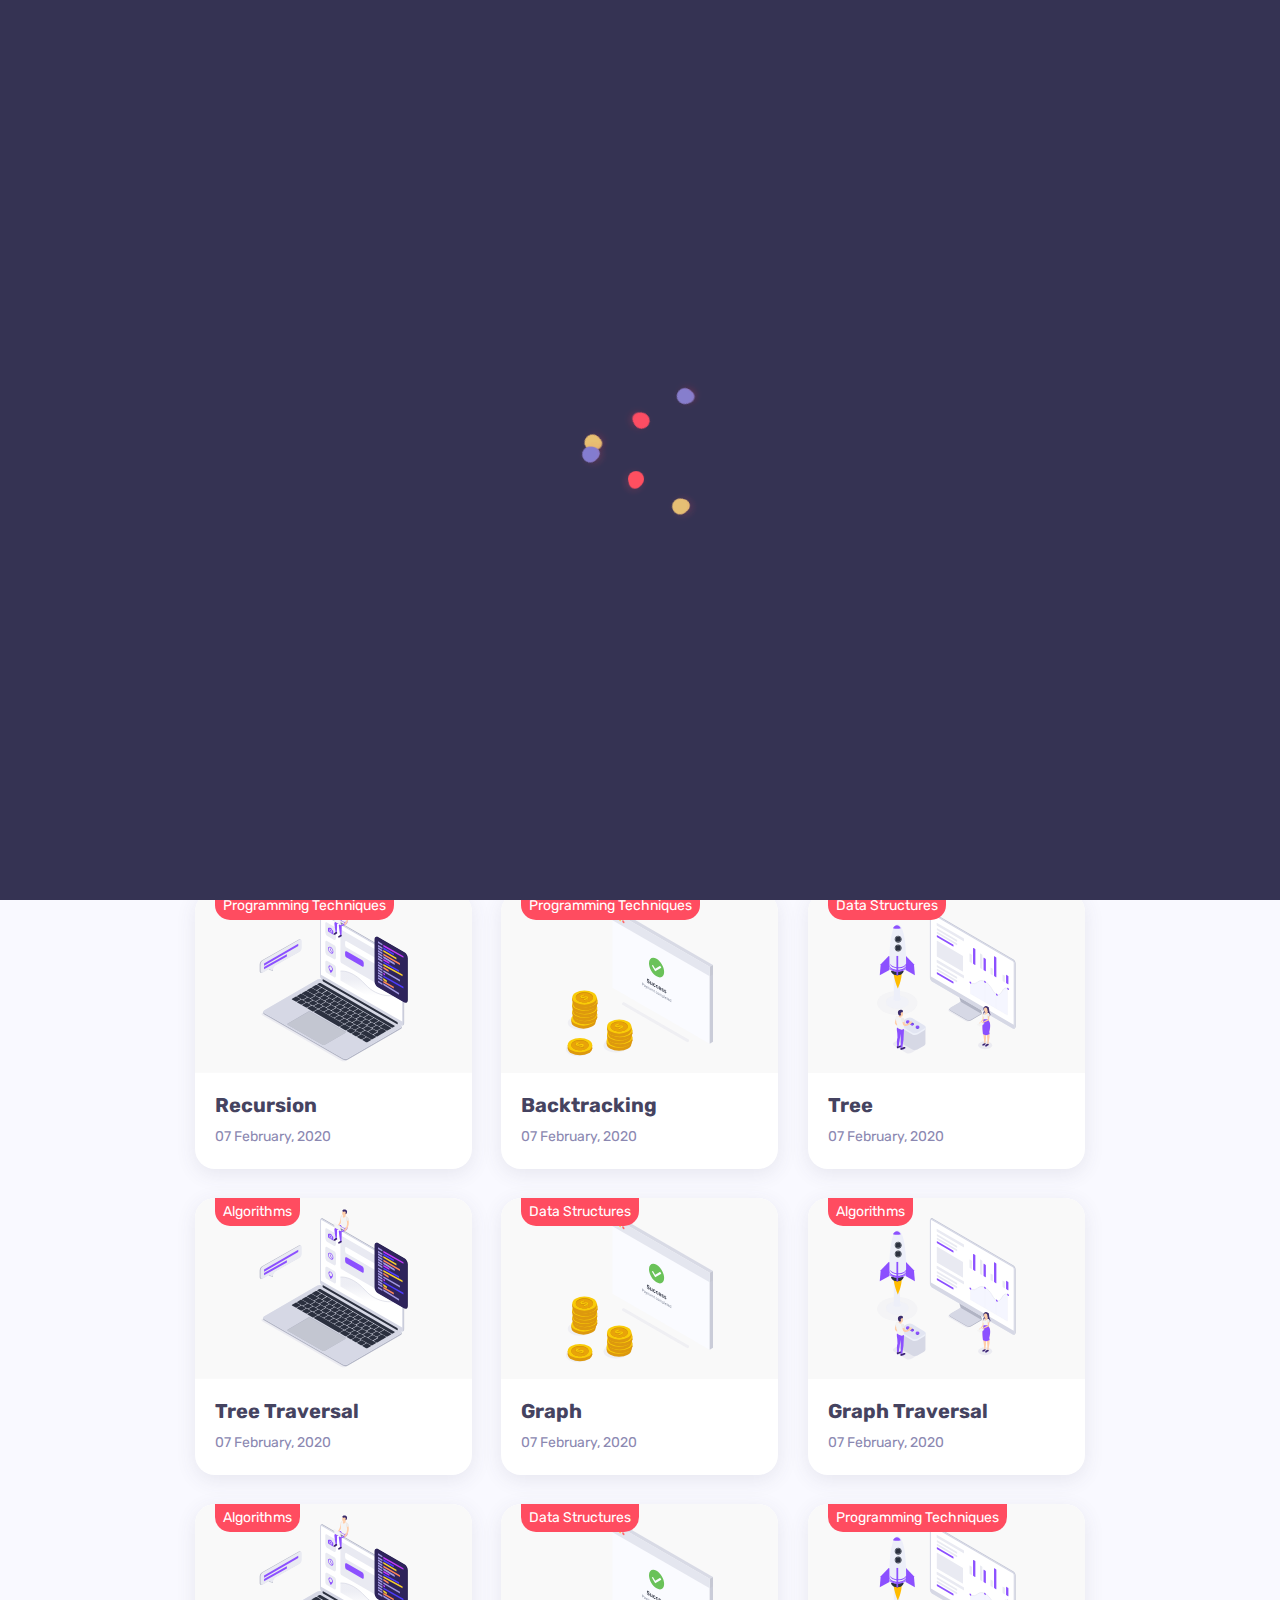
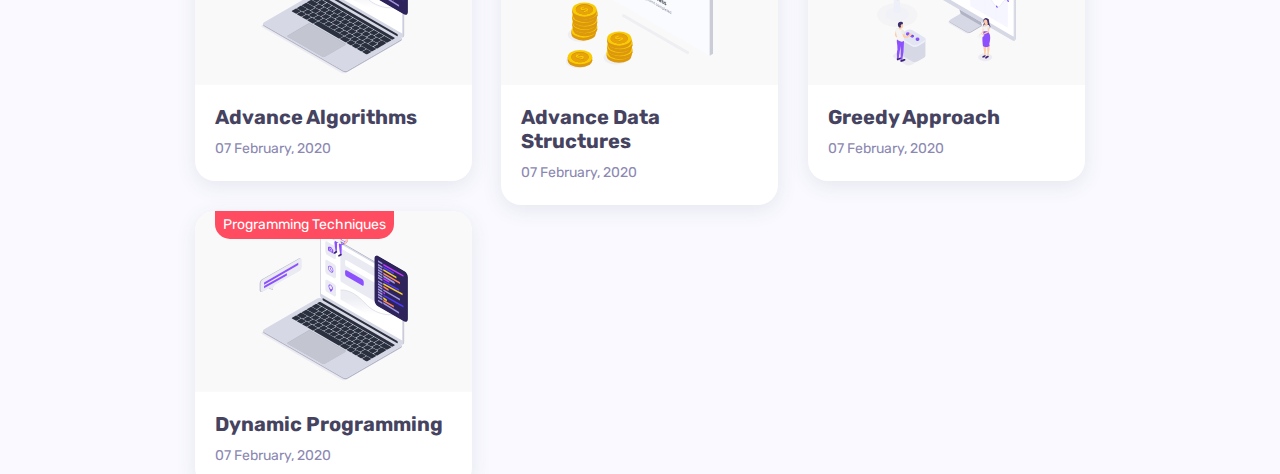
<file: problem.html>
<!DOCTYPE html>
<html lang="en-US">

<head>
	<meta http-equiv="Content-Type" content="text/html; charset=UTF-8">
	<title>Quintet - Building Solutions</title>
	<meta name="description" content="Quintet - Building Solutions">
	<meta name="viewport" content="width=device-width, initial-scale=1, maximum-scale=1">
	<link rel="shortcut icon" type="image/x-icon" href="images/favicon.png">

	<!-- STYLESHEETS -->
	<link rel="stylesheet" href="css/bootstrap.min.css" type="text/css" media="all">
	<link rel="stylesheet" href="css/all.min.css" type="text/css" media="all">
	<link rel="stylesheet" href="css/simple-line-icons.css" type="text/css" media="all">
	<link rel="stylesheet" href="css/slick.css" type="text/css" media="all">
	<link rel="stylesheet" href="css/animate.css" type="text/css" media="all">
	<link rel="stylesheet" href="css/magnific-popup.css" type="text/css" media="all">
	<link rel="stylesheet" href="css/style.css" type="text/css" media="all">

	<!--[if lt IE 9]>
      <script src="https://oss.maxcdn.com/html5shiv/3.7.2/html5shiv.min.js"></script>
      <script src="https://oss.maxcdn.com/respond/1.4.2/respond.min.js"></script>
    <![endif]-->

</head>

<body>

    <!-- Preloader -->
    <div id="preloader">
        <div class="outer">
            <!-- Google Chrome -->
            <div class="infinityChrome">
                <div></div>
                <div></div>
                <div></div>
            </div>

            <!-- Safari and others -->
            <div class="infinity">
                <div>
                    <span></span>
                </div>
                <div>
                    <span></span>
                </div>
                <div>
                    <span></span>
                </div>
            </div>
            <!-- Stuff -->
            <svg xmlns="http://www.w3.org/2000/svg" version="1.1" class="goo-outer">
                <defs>
                    <filter id="goo">
                        <feGaussianBlur in="SourceGraphic" stdDeviation="6" result="blur" />
                        <feColorMatrix in="blur" values="1 0 0 0 0  0 1 0 0 0  0 0 1 0 0  0 0 0 18 -7" result="goo" />
                        <feBlend in="SourceGraphic" in2="goo" />
                    </filter>
                </defs>
            </svg>
        </div>
    </div>

    <!-- desktop header -->
    <header class="desktop-header-3 fixed-top">

        <div class="container">
        
            <nav class="navbar navbar-expand-lg navbar-dark">
                <a class="navbar-brand" href="coding.html"><img src="images/logo.svg" alt="Quintet" /></a> <button aria-controls="navbarNavDropdown" aria-expanded="false" aria-label="Toggle navigation" class="navbar-toggler" data-target="#navbarNavDropdown" data-toggle="collapse" type="button"><span class="navbar-toggler-icon"></span></button>
                <div class="collapse navbar-collapse" id="navbarNavDropdown">
                    <ul class="navbar-nav ml-auto scrollspy">
                        <li class="nav-item"><a class="nav-link" href="coding.html">Home</a></li>
                        <!-- <li class="nav-item"><a href="#about" class="nav-link">About</a></li>
                        <li class="nav-item"><a href="#services" class="nav-link">Services</a></li>
                        <li class="nav-item"><a href="#experience" class="nav-link">Experience</a></li>
                        <li class="nav-item"><a href="#works" class="nav-link">Projects</a></li>
                        <li class="nav-item"><a href="#testimonials" class="nav-link">Team</a></li> -->
                        <li class="nav-item"><a href="#contact" class="nav-link">Contact</a></li>
                        <li class="nav-item"><a href="#form" class="nav-link">Login</a></li>
                    </ul>
                </div>
            </nav>

        </div>

    </header>

    <!-- main layout -->
    <main class="content-3">
        <!-- section problem -->
        <section id="problem">
            <div class="container">
                <!-- section title -->
                <h2 class="section-title wow fadeInUp" id="pro_title"></h2>

                <div class="spacer" data-height="40"></div>

				<div class="row">
                    <a href="problem.html" class="col-md-3 btn btn-default" onclick="myfunction('test_case'); return false;">Problem Statement</a>
                    <a href="problem.html" class="col-md-3 btn btn-default" onclick="myfunction('test_case'); return false;">Test Cases</a>
                    <a href="problem.html" class="col-md-3 btn btn-default" onclick="myfunction('sol_hint'); return false;">Solution Hints</a>
                    <a href="problem.html" class="col-md-3 btn btn-default" onclick="myfunction('sol_code'); return false;">Solution Codes</a>
                </div>

                <div class="spacer" data-height="40"></div>

                <div class="row portfolio-wrapper">

					<div class="col-md-6" id="pro-state" style="display: block;">
						<div class="blog-item rounded bg-white shadow-dark wow fadeIn">
							<div class="details">
								<h4 class="my-0 title">Problem Statement</h4>
							</div>
						</div>
					</div>

					<div class="col-md-6">
						<div class="blog-item rounded bg-white shadow-dark wow fadeIn" id="test_case" style="display: block;">
							<div class="details">
								<h4 class="my-0 title">Test Cases</h4>
							</div>
                        </div>

						<div class="blog-item rounded bg-white shadow-dark wow fadeIn" id="sol_hint" style="display: none;">
							<div class="details">
								<h4 class="my-0 title">Solution Hints</h4>
							</div>
						</div>

                        <div class="blog-item rounded bg-white shadow-dark wow fadeIn" id="sol_code" style="display: none;">
							<div class="details">
								<h4 class="my-0 title">Solution Code</h4>
							</div>
						</div>
                    </div>
                </div>
            </div>
        </section>

        <!-- section contact -->
        <section id="contact">

            <div class="container">
                
                <!-- section title -->
                <h2 class="section-title wow fadeInUp">Get In Touch</h2>

                <div class="spacer" data-height="60"></div>
                
                <div class="row">
                    
                    <div class="col-md-4">
                        <!-- contact info -->
                        <div class="contact-info">
                            <h3 class="wow fadeInUp">Let's talk about everything!</h3>
                            <p class="wow fadeInUp">Don't like forms? Send me an <a href="mailto:contanct@example.com">email</a>. 👋</p>
                        </div>
                    </div>

                    <div class="col-md-8">
                        <!-- Contact Form -->
                        <form id="contact-form" class="contact-form mt-6" method="post" action="#">
                            <div class="messages"></div>
                            
                            <div class="row">
                                <div class="column col-md-6">
                                    <!-- Name input -->
                                    <div class="form-group">
                                        <input type="text" class="form-control" name="InputName" id="InputName" placeholder="Your name" required="required" data-error="Name is required.">
                                        <div class="help-block with-errors"></div>
                                    </div>
                                </div>
                                
                                <div class="column col-md-6">
                                    <!-- Email input -->
                                    <div class="form-group">
                                        <input type="email" class="form-control" id="InputEmail" name="InputEmail" placeholder="Email address" required="required" data-error="Email is required.">
                                        <div class="help-block with-errors"></div>
                                    </div>
                                </div>

                                <div class="column col-md-12">
                                    <!-- Email input -->
                                    <div class="form-group">
                                        <input type="text" class="form-control" id="InputSubject" name="InputSubject" placeholder="Subject" required="required" data-error="Subject is required.">
                                        <div class="help-block with-errors"></div>
                                    </div>
                                </div>
                        
                                <div class="column col-md-12">
                                    <!-- Message textarea -->
                                    <div class="form-group">
                                        <textarea name="InputMessage" id="InputMessage" class="form-control" rows="5" placeholder="Message" required="required" data-error="Message is required."></textarea>
                                        <div class="help-block with-errors"></div>
                                    </div>
                                </div>
                            </div>

                            <button type="submit" name="submit" id="submit" value="Submit" class="btn btn-default">Send Message</button><!-- Send Button -->

                        </form>
                        <!-- Contact Form end -->
                    </div>

                </div>

            </div>

        </section>

        <div class="spacer" data-height="96"></div>

        <footer class="footer">
            <div class="container">
                <span class="copyright">© Quintet.</span>
                <h3 class="mb-0 mt-0 number" id="counter"></h3>
            </div>
        </footer>

    </main>

    <!-- Go to top button -->
    <a href="javascript:" id="return-to-top"><i class="fas fa-arrow-up"></i></a>

    <script>
        window.onload = function() {
            var queryString= window.location.search;
            var urlParams = new URLSearchParams(queryString);
            var problem =  urlParams.get('pro');
            if (problem) {
                document.getElementById('pro_title').innerText = problem;
            } else {
                alert('Please select a Problem!!');
                window.location.replace("coding.html");
            }
        };

        function hideAll() {
            document.getElementById('test_case').style.display = 'none';
            document.getElementById('sol_hint').style.display = 'none';
            document.getElementById('sol_code').style.display = 'none';
        }

        function myfunction(id) {
            hideAll();
            document.getElementById(id).style.display = 'block';
        }
    </script>

    <!-- SCRIPTS -->
    <script src="js/jquery-1.12.3.min.js"></script>
    <script src="js/jquery.easing.min.js"></script>
    <script src="js/jquery.waypoints.min.js"></script>
    <script src="js/jquery.counterup.min.js"></script>
    <script src="js/popper.min.js"></script>
    <script src="js/bootstrap.min.js"></script>
    <script src="js/isotope.pkgd.min.js"></script>
    <script src="js/infinite-scroll.min.js"></script>
    <script src="js/imagesloaded.pkgd.min.js"></script>
    <script src="js/slick.min.js"></script>
    <script src="js/contact.js"></script>
    <script src="js/validator.js"></script>
    <script src="js/wow.min.js"></script>
    <script src="js/morphext.min.js"></script>
    <script src="js/parallax.min.js"></script>
    <script src="js/jquery.magnific-popup.min.js"></script>
    <script src="js/custom.js"></script>

</body>
</html>
</file>
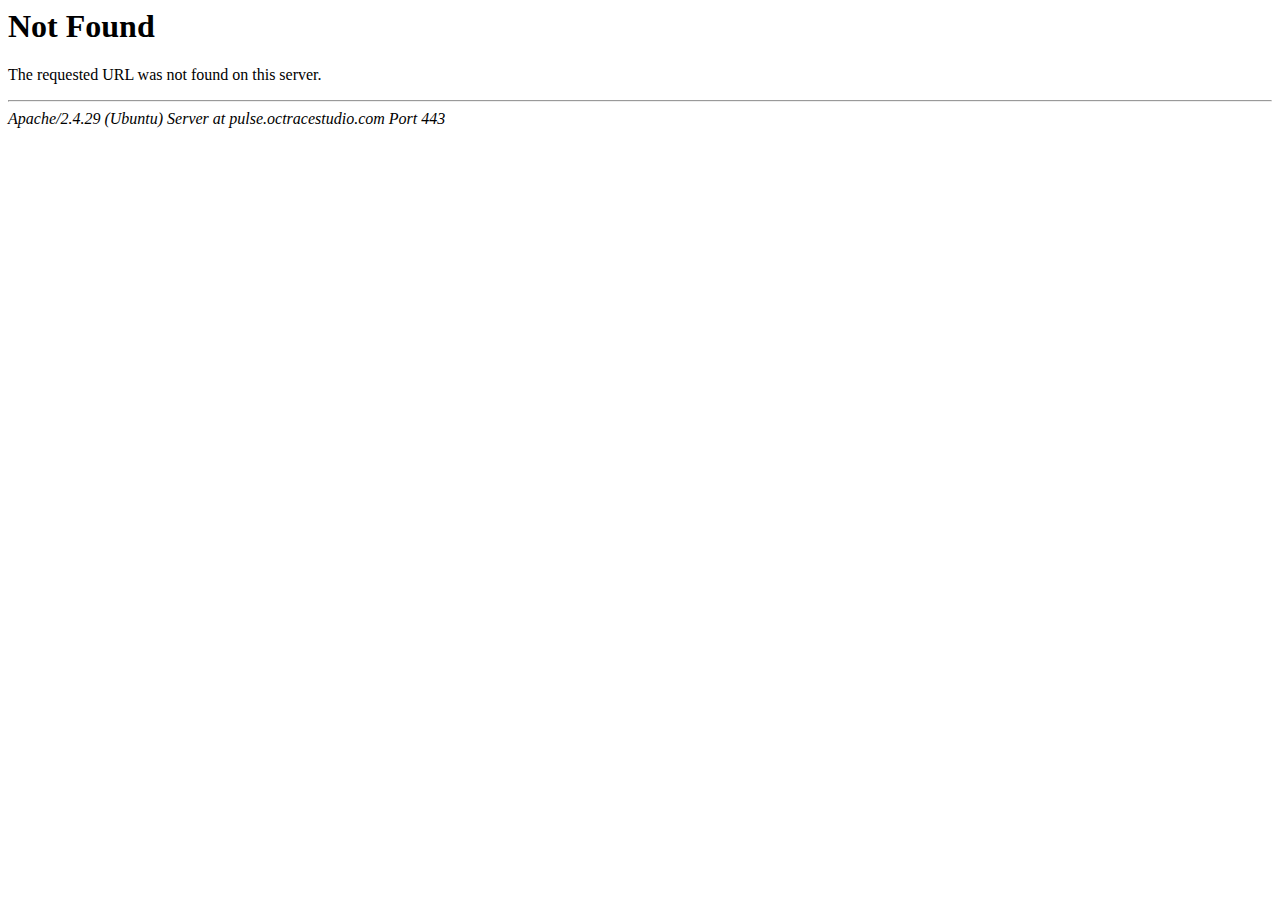
<file: css/mCSB_buttons.html>
<!DOCTYPE HTML PUBLIC "-//IETF//DTD HTML 2.0//EN">
<html><head>
<title>404 Not Found</title>
</head><body>
<h1>Not Found</h1>
<p>The requested URL was not found on this server.</p>
<hr>
<address>Apache/2.4.29 (Ubuntu) Server at pulse.octracestudio.com Port 443</address>
</body></html>
</file>
<file: css/simple-line-icons.css>
@font-face {
  font-family: 'simple-line-icons';
  src: url('../fonts/Simple-Line-Iconsb26c.eot?v=2.4.0');
  src: url('../fonts/Simple-Line-Iconsb26c.eot?v=2.4.0#iefix') format('embedded-opentype'), url('../fonts/Simple-Line-Iconsb26c.woff2?v=2.4.0') format('woff2'), url('../fonts/Simple-Line-Iconsb26c.ttf?v=2.4.0') format('truetype'), url('../fonts/Simple-Line-Iconsb26c.woff?v=2.4.0') format('woff'), url('../fonts/Simple-Line-Iconsb26c.svg?v=2.4.0#simple-line-icons') format('svg');
  font-weight: normal;
  font-style: normal;
}
/*
 Use the following CSS code if you want to have a class per icon.
 Instead of a list of all class selectors, you can use the generic [class*="icon-"] selector, but it's slower:
*/
.icon-user,
.icon-people,
.icon-user-female,
.icon-user-follow,
.icon-user-following,
.icon-user-unfollow,
.icon-login,
.icon-logout,
.icon-emotsmile,
.icon-phone,
.icon-call-end,
.icon-call-in,
.icon-call-out,
.icon-map,
.icon-location-pin,
.icon-direction,
.icon-directions,
.icon-compass,
.icon-layers,
.icon-menu,
.icon-list,
.icon-options-vertical,
.icon-options,
.icon-arrow-down,
.icon-arrow-left,
.icon-arrow-right,
.icon-arrow-up,
.icon-arrow-up-circle,
.icon-arrow-left-circle,
.icon-arrow-right-circle,
.icon-arrow-down-circle,
.icon-check,
.icon-clock,
.icon-plus,
.icon-minus,
.icon-close,
.icon-event,
.icon-exclamation,
.icon-organization,
.icon-trophy,
.icon-screen-smartphone,
.icon-screen-desktop,
.icon-plane,
.icon-notebook,
.icon-mustache,
.icon-mouse,
.icon-magnet,
.icon-energy,
.icon-disc,
.icon-cursor,
.icon-cursor-move,
.icon-crop,
.icon-chemistry,
.icon-speedometer,
.icon-shield,
.icon-screen-tablet,
.icon-magic-wand,
.icon-hourglass,
.icon-graduation,
.icon-ghost,
.icon-game-controller,
.icon-fire,
.icon-eyeglass,
.icon-envelope-open,
.icon-envelope-letter,
.icon-bell,
.icon-badge,
.icon-anchor,
.icon-wallet,
.icon-vector,
.icon-speech,
.icon-puzzle,
.icon-printer,
.icon-present,
.icon-playlist,
.icon-pin,
.icon-picture,
.icon-handbag,
.icon-globe-alt,
.icon-globe,
.icon-folder-alt,
.icon-folder,
.icon-film,
.icon-feed,
.icon-drop,
.icon-drawer,
.icon-docs,
.icon-doc,
.icon-diamond,
.icon-cup,
.icon-calculator,
.icon-bubbles,
.icon-briefcase,
.icon-book-open,
.icon-basket-loaded,
.icon-basket,
.icon-bag,
.icon-action-undo,
.icon-action-redo,
.icon-wrench,
.icon-umbrella,
.icon-trash,
.icon-tag,
.icon-support,
.icon-frame,
.icon-size-fullscreen,
.icon-size-actual,
.icon-shuffle,
.icon-share-alt,
.icon-share,
.icon-rocket,
.icon-question,
.icon-pie-chart,
.icon-pencil,
.icon-note,
.icon-loop,
.icon-home,
.icon-grid,
.icon-graph,
.icon-microphone,
.icon-music-tone-alt,
.icon-music-tone,
.icon-earphones-alt,
.icon-earphones,
.icon-equalizer,
.icon-like,
.icon-dislike,
.icon-control-start,
.icon-control-rewind,
.icon-control-play,
.icon-control-pause,
.icon-control-forward,
.icon-control-end,
.icon-volume-1,
.icon-volume-2,
.icon-volume-off,
.icon-calendar,
.icon-bulb,
.icon-chart,
.icon-ban,
.icon-bubble,
.icon-camrecorder,
.icon-camera,
.icon-cloud-download,
.icon-cloud-upload,
.icon-envelope,
.icon-eye,
.icon-flag,
.icon-heart,
.icon-info,
.icon-key,
.icon-link,
.icon-lock,
.icon-lock-open,
.icon-magnifier,
.icon-magnifier-add,
.icon-magnifier-remove,
.icon-paper-clip,
.icon-paper-plane,
.icon-power,
.icon-refresh,
.icon-reload,
.icon-settings,
.icon-star,
.icon-symbol-female,
.icon-symbol-male,
.icon-target,
.icon-credit-card,
.icon-paypal,
.icon-social-tumblr,
.icon-social-twitter,
.icon-social-facebook,
.icon-social-instagram,
.icon-social-linkedin,
.icon-social-pinterest,
.icon-social-github,
.icon-social-google,
.icon-social-reddit,
.icon-social-skype,
.icon-social-dribbble,
.icon-social-behance,
.icon-social-foursqare,
.icon-social-soundcloud,
.icon-social-spotify,
.icon-social-stumbleupon,
.icon-social-youtube,
.icon-social-dropbox,
.icon-social-vkontakte,
.icon-social-steam {
  font-family: 'simple-line-icons';
  speak: none;
  font-style: normal;
  font-weight: normal;
  font-variant: normal;
  text-transform: none;
  line-height: 1;
  /* Better Font Rendering =========== */
  -webkit-font-smoothing: antialiased;
  -moz-osx-font-smoothing: grayscale;
}
.icon-user:before {
  content: "\e005";
}
.icon-people:before {
  content: "\e001";
}
.icon-user-female:before {
  content: "\e000";
}
.icon-user-follow:before {
  content: "\e002";
}
.icon-user-following:before {
  content: "\e003";
}
.icon-user-unfollow:before {
  content: "\e004";
}
.icon-login:before {
  content: "\e066";
}
.icon-logout:before {
  content: "\e065";
}
.icon-emotsmile:before {
  content: "\e021";
}
.icon-phone:before {
  content: "\e600";
}
.icon-call-end:before {
  content: "\e048";
}
.icon-call-in:before {
  content: "\e047";
}
.icon-call-out:before {
  content: "\e046";
}
.icon-map:before {
  content: "\e033";
}
.icon-location-pin:before {
  content: "\e096";
}
.icon-direction:before {
  content: "\e042";
}
.icon-directions:before {
  content: "\e041";
}
.icon-compass:before {
  content: "\e045";
}
.icon-layers:before {
  content: "\e034";
}
.icon-menu:before {
  content: "\e601";
}
.icon-list:before {
  content: "\e067";
}
.icon-options-vertical:before {
  content: "\e602";
}
.icon-options:before {
  content: "\e603";
}
.icon-arrow-down:before {
  content: "\e604";
}
.icon-arrow-left:before {
  content: "\e605";
}
.icon-arrow-right:before {
  content: "\e606";
}
.icon-arrow-up:before {
  content: "\e607";
}
.icon-arrow-up-circle:before {
  content: "\e078";
}
.icon-arrow-left-circle:before {
  content: "\e07a";
}
.icon-arrow-right-circle:before {
  content: "\e079";
}
.icon-arrow-down-circle:before {
  content: "\e07b";
}
.icon-check:before {
  content: "\e080";
}
.icon-clock:before {
  content: "\e081";
}
.icon-plus:before {
  content: "\e095";
}
.icon-minus:before {
  content: "\e615";
}
.icon-close:before {
  content: "\e082";
}
.icon-event:before {
  content: "\e619";
}
.icon-exclamation:before {
  content: "\e617";
}
.icon-organization:before {
  content: "\e616";
}
.icon-trophy:before {
  content: "\e006";
}
.icon-screen-smartphone:before {
  content: "\e010";
}
.icon-screen-desktop:before {
  content: "\e011";
}
.icon-plane:before {
  content: "\e012";
}
.icon-notebook:before {
  content: "\e013";
}
.icon-mustache:before {
  content: "\e014";
}
.icon-mouse:before {
  content: "\e015";
}
.icon-magnet:before {
  content: "\e016";
}
.icon-energy:before {
  content: "\e020";
}
.icon-disc:before {
  content: "\e022";
}
.icon-cursor:before {
  content: "\e06e";
}
.icon-cursor-move:before {
  content: "\e023";
}
.icon-crop:before {
  content: "\e024";
}
.icon-chemistry:before {
  content: "\e026";
}
.icon-speedometer:before {
  content: "\e007";
}
.icon-shield:before {
  content: "\e00e";
}
.icon-screen-tablet:before {
  content: "\e00f";
}
.icon-magic-wand:before {
  content: "\e017";
}
.icon-hourglass:before {
  content: "\e018";
}
.icon-graduation:before {
  content: "\e019";
}
.icon-ghost:before {
  content: "\e01a";
}
.icon-game-controller:before {
  content: "\e01b";
}
.icon-fire:before {
  content: "\e01c";
}
.icon-eyeglass:before {
  content: "\e01d";
}
.icon-envelope-open:before {
  content: "\e01e";
}
.icon-envelope-letter:before {
  content: "\e01f";
}
.icon-bell:before {
  content: "\e027";
}
.icon-badge:before {
  content: "\e028";
}
.icon-anchor:before {
  content: "\e029";
}
.icon-wallet:before {
  content: "\e02a";
}
.icon-vector:before {
  content: "\e02b";
}
.icon-speech:before {
  content: "\e02c";
}
.icon-puzzle:before {
  content: "\e02d";
}
.icon-printer:before {
  content: "\e02e";
}
.icon-present:before {
  content: "\e02f";
}
.icon-playlist:before {
  content: "\e030";
}
.icon-pin:before {
  content: "\e031";
}
.icon-picture:before {
  content: "\e032";
}
.icon-handbag:before {
  content: "\e035";
}
.icon-globe-alt:before {
  content: "\e036";
}
.icon-globe:before {
  content: "\e037";
}
.icon-folder-alt:before {
  content: "\e039";
}
.icon-folder:before {
  content: "\e089";
}
.icon-film:before {
  content: "\e03a";
}
.icon-feed:before {
  content: "\e03b";
}
.icon-drop:before {
  content: "\e03e";
}
.icon-drawer:before {
  content: "\e03f";
}
.icon-docs:before {
  content: "\e040";
}
.icon-doc:before {
  content: "\e085";
}
.icon-diamond:before {
  content: "\e043";
}
.icon-cup:before {
  content: "\e044";
}
.icon-calculator:before {
  content: "\e049";
}
.icon-bubbles:before {
  content: "\e04a";
}
.icon-briefcase:before {
  content: "\e04b";
}
.icon-book-open:before {
  content: "\e04c";
}
.icon-basket-loaded:before {
  content: "\e04d";
}
.icon-basket:before {
  content: "\e04e";
}
.icon-bag:before {
  content: "\e04f";
}
.icon-action-undo:before {
  content: "\e050";
}
.icon-action-redo:before {
  content: "\e051";
}
.icon-wrench:before {
  content: "\e052";
}
.icon-umbrella:before {
  content: "\e053";
}
.icon-trash:before {
  content: "\e054";
}
.icon-tag:before {
  content: "\e055";
}
.icon-support:before {
  content: "\e056";
}
.icon-frame:before {
  content: "\e038";
}
.icon-size-fullscreen:before {
  content: "\e057";
}
.icon-size-actual:before {
  content: "\e058";
}
.icon-shuffle:before {
  content: "\e059";
}
.icon-share-alt:before {
  content: "\e05a";
}
.icon-share:before {
  content: "\e05b";
}
.icon-rocket:before {
  content: "\e05c";
}
.icon-question:before {
  content: "\e05d";
}
.icon-pie-chart:before {
  content: "\e05e";
}
.icon-pencil:before {
  content: "\e05f";
}
.icon-note:before {
  content: "\e060";
}
.icon-loop:before {
  content: "\e064";
}
.icon-home:before {
  content: "\e069";
}
.icon-grid:before {
  content: "\e06a";
}
.icon-graph:before {
  content: "\e06b";
}
.icon-microphone:before {
  content: "\e063";
}
.icon-music-tone-alt:before {
  content: "\e061";
}
.icon-music-tone:before {
  content: "\e062";
}
.icon-earphones-alt:before {
  content: "\e03c";
}
.icon-earphones:before {
  content: "\e03d";
}
.icon-equalizer:before {
  content: "\e06c";
}
.icon-like:before {
  content: "\e068";
}
.icon-dislike:before {
  content: "\e06d";
}
.icon-control-start:before {
  content: "\e06f";
}
.icon-control-rewind:before {
  content: "\e070";
}
.icon-control-play:before {
  content: "\e071";
}
.icon-control-pause:before {
  content: "\e072";
}
.icon-control-forward:before {
  content: "\e073";
}
.icon-control-end:before {
  content: "\e074";
}
.icon-volume-1:before {
  content: "\e09f";
}
.icon-volume-2:before {
  content: "\e0a0";
}
.icon-volume-off:before {
  content: "\e0a1";
}
.icon-calendar:before {
  content: "\e075";
}
.icon-bulb:before {
  content: "\e076";
}
.icon-chart:before {
  content: "\e077";
}
.icon-ban:before {
  content: "\e07c";
}
.icon-bubble:before {
  content: "\e07d";
}
.icon-camrecorder:before {
  content: "\e07e";
}
.icon-camera:before {
  content: "\e07f";
}
.icon-cloud-download:before {
  content: "\e083";
}
.icon-cloud-upload:before {
  content: "\e084";
}
.icon-envelope:before {
  content: "\e086";
}
.icon-eye:before {
  content: "\e087";
}
.icon-flag:before {
  content: "\e088";
}
.icon-heart:before {
  content: "\e08a";
}
.icon-info:before {
  content: "\e08b";
}
.icon-key:before {
  content: "\e08c";
}
.icon-link:before {
  content: "\e08d";
}
.icon-lock:before {
  content: "\e08e";
}
.icon-lock-open:before {
  content: "\e08f";
}
.icon-magnifier:before {
  content: "\e090";
}
.icon-magnifier-add:before {
  content: "\e091";
}
.icon-magnifier-remove:before {
  content: "\e092";
}
.icon-paper-clip:before {
  content: "\e093";
}
.icon-paper-plane:before {
  content: "\e094";
}
.icon-power:before {
  content: "\e097";
}
.icon-refresh:before {
  content: "\e098";
}
.icon-reload:before {
  content: "\e099";
}
.icon-settings:before {
  content: "\e09a";
}
.icon-star:before {
  content: "\e09b";
}
.icon-symbol-female:before {
  content: "\e09c";
}
.icon-symbol-male:before {
  content: "\e09d";
}
.icon-target:before {
  content: "\e09e";
}
.icon-credit-card:before {
  content: "\e025";
}
.icon-paypal:before {
  content: "\e608";
}
.icon-social-tumblr:before {
  content: "\e00a";
}
.icon-social-twitter:before {
  content: "\e009";
}
.icon-social-facebook:before {
  content: "\e00b";
}
.icon-social-instagram:before {
  content: "\e609";
}
.icon-social-linkedin:before {
  content: "\e60a";
}
.icon-social-pinterest:before {
  content: "\e60b";
}
.icon-social-github:before {
  content: "\e60c";
}
.icon-social-google:before {
  content: "\e60d";
}
.icon-social-reddit:before {
  content: "\e60e";
}
.icon-social-skype:before {
  content: "\e60f";
}
.icon-social-dribbble:before {
  content: "\e00d";
}
.icon-social-behance:before {
  content: "\e610";
}
.icon-social-foursqare:before {
  content: "\e611";
}
.icon-social-soundcloud:before {
  content: "\e612";
}
.icon-social-spotify:before {
  content: "\e613";
}
.icon-social-stumbleupon:before {
  content: "\e614";
}
.icon-social-youtube:before {
  content: "\e008";
}
.icon-social-dropbox:before {
  content: "\e00c";
}
.icon-social-vkontakte:before {
  content: "\e618";
}
.icon-social-steam:before {
  content: "\e620";
}
</file>
<file: css/style.css>
@charset "UTF-8";
/*
Template Name: Bolby
Version: 1.0
Author: PxlSolutions
Author URI: http://themeforest.net/user/pxlsolutions
Description: Portfolio/CV/Resume HTML Template

[TABLE OF CONTENTS]

01. Base
02. Typography
03. Preloader
04. Header
05. Sections
06. Parallax Shapes
07. Skills
08. Service
09. Portfolio
10. Facts
11. Prices
12. Testimonials
13. Blog
14. Clients
15. Contact
16. Helper
17. Dark Mode
18. Buttons
19. Bootstrap Components
20. Theme elements
21. Slick
22. Responsive

*/
@import url("https://fonts.googleapis.com/css?family=Rubik:300,300i,400,400i,500,500i,700,700i,900,900i&amp;display=swap&amp;subset=cyrillic");
/*=================================================================*/
/*                      BASE                              
/*=================================================================*/
* {
  margin: 0;
  padding: 0;
}

html {
  margin: 0 !important;
  overflow: auto !important;
}

body {
  color: #5E5C7F;
  background-color: #F9F9FF;
  font-family: "Rubik", sans-serif;
  font-size: 16px;
  line-height: 1.7;
  overflow-x: hidden;
  -webkit-font-smoothing: antialiased;
  -moz-osx-font-smoothing: grayscale;
}

img {
  max-width: 100%;
  height: auto;
}

.text-center {
  text-align: center;
}

.text-left {
  text-align: left;
}

.text-right {
  text-align: right;
}

.relative {
  position: relative;
}

/*=================================================================*/
/*                      TYPOGRAPHY                              
/*=================================================================*/
h1, h2, h3, h4, h5, h6 {
  color: #454360;
  font-family: "Rubik", sans-serif;
  font-weight: 700;
  margin: 20px 0;
}

h1 {
  font-size: 36px;
}

h2 {
  font-size: 28px;
}

h3 {
  font-size: 24px;
}

h4 {
  font-size: 18px;
}

a {
  color: #FF4C60;
  outline: 0;
  -webkit-transition: all 0.3s ease-in-out;
  -moz-transition: all 0.3s ease-in-out;
  transition: all 0.3s ease-in-out;
}
a:hover {
  color: #353353;
  text-decoration: none;
}
a:focus {
  outline: 0;
}

blockquote {
  padding: 20px 20px;
  margin: 0 0 20px;
  font-size: 16px;
  background: #F7F7F7;
  border-radius: 10px;
}

blockquote p {
  line-height: 1.6;
}

/* === Pre === */
pre {
  display: block;
  padding: 9.5px;
  margin: 0 0 10px;
  font-size: 13px;
  line-height: 1.42857143;
  color: #333;
  word-break: break-all;
  word-wrap: break-word;
  background-color: #f5f5f5;
  border: 1px solid #ccc;
  border-radius: 0;
}

/*=================================================================*/
/*                      PRELOADER                              
/*=================================================================*/
.infinity {
  width: 120px;
  height: 60px;
  position: relative;
}
.infinity div,
.infinity span {
  position: absolute;
}
.infinity div {
  top: 0;
  left: 50%;
  width: 60px;
  height: 60px;
  animation: rotate 6.9s linear infinite;
}
.infinity div span {
  left: -8px;
  top: 50%;
  margin: -8px 0 0 0;
  width: 16px;
  height: 16px;
  display: block;
  background: #FF4C60;
  box-shadow: 2px 2px 8px rgba(255, 76, 96, 0.09);
  border-radius: 50%;
  transform: rotate(90deg);
  animation: move 6.9s linear infinite;
}
.infinity div span:before, .infinity div span:after {
  content: "";
  position: absolute;
  display: block;
  border-radius: 50%;
  width: 14px;
  height: 14px;
  background: inherit;
  top: 50%;
  left: 50%;
  margin: -7px 0 0 -7px;
  box-shadow: inherit;
}
.infinity div span:before {
  animation: drop1 0.8s linear infinite;
}
.infinity div span:after {
  animation: drop2 0.8s linear infinite 0.4s;
}
.infinity div:nth-child(2) {
  animation-delay: -2.3s;
}
.infinity div:nth-child(2) span {
  animation-delay: -2.3s;
}
.infinity div:nth-child(3) {
  animation-delay: -4.6s;
}
.infinity div:nth-child(3) span {
  animation-delay: -4.6s;
}

.infinityChrome {
  width: 128px;
  height: 60px;
}
.infinityChrome div {
  position: absolute;
  width: 16px;
  height: 16px;
  background: #FF4C60;
  box-shadow: 2px 2px 8px rgba(255, 76, 96, 0.09);
  border-radius: 50%;
  animation: moveSvg 6.9s linear infinite;
  -webkit-filter: url(#goo);
  filter: url(#goo);
  transform: scaleX(-1);
  offset-path: path("M64.3636364,29.4064278 C77.8909091,43.5203348 84.4363636,56 98.5454545,56 C112.654545,56 124,44.4117395 124,30.0006975 C124,15.5896556 112.654545,3.85282763 98.5454545,4.00139508 C84.4363636,4.14996252 79.2,14.6982509 66.4,29.4064278 C53.4545455,42.4803627 43.5636364,56 29.4545455,56 C15.3454545,56 4,44.4117395 4,30.0006975 C4,15.5896556 15.3454545,4.00139508 29.4545455,4.00139508 C43.5636364,4.00139508 53.1636364,17.8181672 64.3636364,29.4064278 Z");
}
.infinityChrome div:before, .infinityChrome div:after {
  content: "";
  position: absolute;
  display: block;
  border-radius: 50%;
  width: 14px;
  height: 14px;
  background: inherit;
  top: 50%;
  left: 50%;
  margin: -7px 0 0 -7px;
  box-shadow: inherit;
}
.infinityChrome div:before {
  animation: drop1 0.8s linear infinite;
}
.infinityChrome div:after {
  animation: drop2 0.8s linear infinite 0.4s;
}
.infinityChrome div:nth-child(2) {
  animation-delay: -2.3s;
}
.infinityChrome div:nth-child(3) {
  animation-delay: -4.6s;
}

@keyframes moveSvg {
  0% {
    offset-distance: 0%;
  }
  25% {
    background: #6C6CE5;
  }
  75% {
    background: #FFD15C;
  }
  100% {
    offset-distance: 100%;
  }
}
@keyframes rotate {
  50% {
    transform: rotate(360deg);
    margin-left: 0;
  }
  50.0001%, 100% {
    margin-left: -60px;
  }
}
@keyframes move {
  0%, 50% {
    left: -8px;
  }
  25% {
    background: #FFD15C;
  }
  75% {
    background: #6C6CE5;
  }
  50.0001%, 100% {
    left: auto;
    right: -8px;
  }
}
@keyframes drop1 {
  100% {
    transform: translate(32px, 8px) scale(0);
  }
}
@keyframes drop2 {
  0% {
    transform: translate(0, 0) scale(0.9);
  }
  100% {
    transform: translate(32px, -8px) scale(0);
  }
}
#preloader {
  background: #353353;
  height: 100%;
  position: fixed;
  width: 100%;
  z-index: 1031;
}
#preloader .outer {
  position: absolute;
  top: 50%;
  left: 50%;
  transform: translate(-50%, -50%);
}
#preloader.light {
  background: #F9F9FF;
}

.goo-outer {
  display: none;
}

/*=================================================================*/
/*                      HEADER                              
/*=================================================================*/
header.desktop-header-1 {
  color: #FFF;
  border-right: solid 1px rgba(255, 255, 255, 0.1);
  background: #353353;
  padding: 50px 40px 40px;
  position: fixed;
  left: 0;
  overflow-y: auto;
  overflow-x: hidden;
  height: 100vh;
  min-height: 100vh;
  top: 0;
  width: 290px;
  z-index: 1;
  -webkit-transform: translateX(0);
  -moz-transform: translateX(0);
  -ms-transform: translateX(0);
  -o-transform: translateX(0);
  transform: translateX(0);
  -webkit-transition: all 0.3s ease-in-out;
  -moz-transition: all 0.3s ease-in-out;
  transition: all 0.3s ease-in-out;
  /* === Vertical Menu === */
  /* === Submenu === */
}
header.desktop-header-1.open {
  -webkit-transform: translateX(0);
  -moz-transform: translateX(0);
  -ms-transform: translateX(0);
  -o-transform: translateX(0);
  transform: translateX(0);
}
header.desktop-header-1 .vertical-menu {
  list-style: none;
  padding: 0;
  margin-bottom: 130px;
  margin-top: 130px;
}
header.desktop-header-1 .vertical-menu li.openmenu > a {
  color: #000;
}
header.desktop-header-1 .vertical-menu li.openmenu .switch {
  -webkit-transform: rotate(45deg);
  -moz-transform: rotate(45deg);
  -ms-transform: rotate(45deg);
  -o-transform: rotate(45deg);
  transform: rotate(45deg);
}
header.desktop-header-1 .vertical-menu li {
  padding: 8px 0;
  position: relative;
  list-style: none;
  -webkit-transition: all 0.2s ease-in-out;
  -moz-transition: all 0.2s ease-in-out;
  transition: all 0.2s ease-in-out;
}
header.desktop-header-1 .vertical-menu li a:hover {
  color: #FFD15C;
}
header.desktop-header-1 .vertical-menu li i {
  color: #FFD15C;
  margin-right: 20px;
}
header.desktop-header-1 .vertical-menu li .switch {
  font-size: 30px;
  display: inline-block;
  padding: 0 14px;
  line-height: 1;
  cursor: pointer;
  color: #000;
  position: absolute;
  top: 24px;
  -webkit-transform: rotate(0deg);
  -moz-transform: rotate(0deg);
  -ms-transform: rotate(0deg);
  -o-transform: rotate(0deg);
  transform: rotate(0deg);
  -webkit-transition: all 0.2s ease-in-out;
  -moz-transition: all 0.2s ease-in-out;
  transition: all 0.2s ease-in-out;
  -webkit-backface-visibility: hidden;
}
header.desktop-header-1 .vertical-menu li a {
  color: #FFF;
  font-family: "Rubik", sans-serif;
  font-size: 16px;
  font-weight: 700;
  width: 100%;
  text-decoration: none;
  position: relative;
}
header.desktop-header-1 .vertical-menu li a.nav-link {
  display: initial;
  padding: 0;
}
header.desktop-header-1 .vertical-menu li .nav-link.active {
  color: #FFD15C;
}
header.desktop-header-1 .submenu {
  display: none;
  padding: 0;
}
header.desktop-header-1 .submenu li a {
  color: #000;
  font-size: 18px;
  font-weight: 700;
}
header.desktop-header-1 .submenu li a:after {
  height: 3px;
}
header.desktop-header-1 .submenu li a:hover:after {
  width: 100%;
  height: 3px;
}
header.desktop-header-1 .submenu li a:hover {
  color: #000;
}
header.desktop-header-1 .footer {
  margin-top: auto;
}
header.desktop-header-1 .copyright {
  color: #9C9AB3;
  font-size: 14px;
}
header.desktop-header-1.light {
  background: #F9F9FF;
  border-right: solid 1px rgba(0, 0, 0, 0.05);
}
header.desktop-header-1.light .vertical-menu li .nav-link.active {
  color: #FF4C60;
}
header.desktop-header-1.light .vertical-menu li a {
  color: #353353;
}
header.desktop-header-1.light .vertical-menu li a:hover {
  color: #FF4C60;
}
header.desktop-header-1.light .vertical-menu li i {
  color: #FF4C60;
}

header.desktop-header-2 {
  color: #FFF;
  border-right: solid 1px rgba(255, 255, 255, 0.1);
  background: #353353;
  padding: 40px;
  position: fixed;
  left: 0;
  overflow-y: auto;
  overflow-x: hidden;
  height: 100vh;
  min-height: 100vh;
  top: 0;
  width: 110px;
  z-index: 1;
  -webkit-transform: translateX(0);
  -moz-transform: translateX(0);
  -ms-transform: translateX(0);
  -o-transform: translateX(0);
  transform: translateX(0);
  -webkit-transition: all 0.3s ease-in-out;
  -moz-transition: all 0.3s ease-in-out;
  transition: all 0.3s ease-in-out;
  /* === Vertical Menu === */
}
header.desktop-header-2.open {
  -webkit-transform: translateX(0);
  -moz-transform: translateX(0);
  -ms-transform: translateX(0);
  -o-transform: translateX(0);
  transform: translateX(0);
}
header.desktop-header-2 .vertical-menu {
  list-style: none;
  padding: 0;
  margin-top: 100px;
  margin-bottom: 0;
}
header.desktop-header-2 .vertical-menu li.openmenu > a {
  color: #000;
}
header.desktop-header-2 .vertical-menu li.openmenu .switch {
  -webkit-transform: rotate(45deg);
  -moz-transform: rotate(45deg);
  -ms-transform: rotate(45deg);
  -o-transform: rotate(45deg);
  transform: rotate(45deg);
}
header.desktop-header-2 .vertical-menu li {
  padding: 8px 0;
  position: relative;
  list-style: none;
  -webkit-transition: all 0.2s ease-in-out;
  -moz-transition: all 0.2s ease-in-out;
  transition: all 0.2s ease-in-out;
}
header.desktop-header-2 .vertical-menu li a:hover {
  color: #FFD15C;
}
header.desktop-header-2 .vertical-menu li a:hover i {
  color: #FFD15C;
  opacity: 1;
}
header.desktop-header-2 .vertical-menu li i {
  color: #FFF;
  margin-right: 20px;
  opacity: 0.4;
  -webkit-transition: all 0.3s ease-in-out;
  -moz-transition: all 0.3s ease-in-out;
  transition: all 0.3s ease-in-out;
}
header.desktop-header-2 .vertical-menu li a {
  color: #FFF;
  font-family: "Rubik", sans-serif;
  font-size: 24px;
  font-weight: 700;
  width: 100%;
  text-decoration: none;
  position: relative;
}
header.desktop-header-2 .vertical-menu li a.nav-link {
  display: initial;
  padding: 0;
}
header.desktop-header-2 .vertical-menu li .nav-link.active {
  color: #FFD15C;
}
header.desktop-header-2 .vertical-menu li .nav-link.active i {
  color: #FFD15C;
  opacity: 1;
}
header.desktop-header-2 .footer {
  margin-top: auto;
  position: relative;
}
header.desktop-header-2 .copyright {
  color: #9C9AB3;
  font-size: 14px;
  transform: rotate(-180deg);
  writing-mode: vertical-rl;
  white-space: nowrap;
  display: inline-block;
  overflow: visible;
}
header.desktop-header-2.light {
  background: #F9F9FF;
  border-right: solid 1px rgba(0, 0, 0, 0.05);
}
header.desktop-header-2.light .vertical-menu li i {
  color: #353353;
  opacity: 1;
}

header.mobile-header-1 {
  background: #353353;
  display: none;
  padding: 10px 0;
  -webkit-transition: all 0.3s ease-in-out;
  -moz-transition: all 0.3s ease-in-out;
  transition: all 0.3s ease-in-out;
}
header.mobile-header-1.open {
  -webkit-transform: translateX(290px);
  -moz-transform: translateX(290px);
  -ms-transform: translateX(290px);
  -o-transform: translateX(290px);
  transform: translateX(290px);
}
header.mobile-header-1 .menu-icon button {
  background: transparent;
  border: 0;
  cursor: pointer;
  outline: 0;
  height: 33px;
  width: 33px;
}
header.mobile-header-1 .menu-icon span {
  display: block;
  background: #FFF;
  border-radius: 5px;
  height: 4px;
  position: relative;
  width: 30px;
}
header.mobile-header-1 .menu-icon span:before {
  content: "";
  display: block;
  background: #FFF;
  border-radius: 5px;
  height: 4px;
  top: -10px;
  position: absolute;
  width: 30px;
}
header.mobile-header-1 .menu-icon span:after {
  content: "";
  display: block;
  background: #FFF;
  border-radius: 5px;
  height: 4px;
  top: 10px;
  position: absolute;
  width: 30px;
}
header.mobile-header-1 .site-logo {
  display: inline-block;
}
header.mobile-header-1 .site-logo img {
  max-height: 30px;
}
header.mobile-header-1.light {
  background: #F9F9FF;
}
header.mobile-header-1.light .menu-icon span {
  background: #353353;
}
header.mobile-header-1.light .menu-icon span:before, header.mobile-header-1.light .menu-icon span:after {
  background: #353353;
}

header.mobile-header-2 {
  background: #353353;
  display: none;
  padding: 10px 0;
  -webkit-transition: all 0.3s ease-in-out;
  -moz-transition: all 0.3s ease-in-out;
  transition: all 0.3s ease-in-out;
}
header.mobile-header-2.open {
  -webkit-transform: translateX(110px);
  -moz-transform: translateX(110px);
  -ms-transform: translateX(110px);
  -o-transform: translateX(110px);
  transform: translateX(110px);
}
header.mobile-header-2 .menu-icon button {
  background: transparent;
  border: 0;
  cursor: pointer;
  outline: 0;
  height: 33px;
  width: 33px;
}
header.mobile-header-2 .menu-icon span {
  display: block;
  background: #FFF;
  border-radius: 5px;
  height: 4px;
  position: relative;
  width: 30px;
}
header.mobile-header-2 .menu-icon span:before {
  content: "";
  display: block;
  background: #FFF;
  border-radius: 5px;
  height: 4px;
  top: -10px;
  position: absolute;
  width: 30px;
}
header.mobile-header-2 .menu-icon span:after {
  content: "";
  display: block;
  background: #FFF;
  border-radius: 5px;
  height: 4px;
  top: 10px;
  position: absolute;
  width: 30px;
}
header.mobile-header-2 .site-logo {
  display: inline-block;
}
header.mobile-header-2 .site-logo img {
  max-height: 30px;
}

.desktop-header-3 {
  background: #353353;
  padding: 20px 0;
  border-bottom: solid 1px rgba(255, 255, 255, 0.1);
}
.desktop-header-3 .navbar {
  padding: 0;
}
.desktop-header-3 .navbar-brand {
  padding-top: 0;
  padding-bottom: 0;
}
.desktop-header-3 .navbar-dark .navbar-nav .nav-link {
  color: #FFF;
}
.desktop-header-3 .nav-link {
  font-size: 16px;
  font-weight: 700;
  padding: 0;
}
.desktop-header-3 .nav-link.active {
  color: #FFD15C !important;
}
.desktop-header-3 .nav-link:hover {
  color: #FFD15C !important;
}
.desktop-header-3 .dropdown-menu {
  position: absolute;
  top: 100%;
  left: 0;
  z-index: 1000;
  float: left;
  min-width: 10rem;
  padding: 0.5rem 0;
  margin: 0.125rem 0 0;
  font-size: 1rem;
  color: #212529;
  text-align: left;
  list-style: none;
  background-color: #fff;
  background-clip: padding-box;
  border: 0;
  border-radius: 0.25rem;
}
.desktop-header-3 button.navbar-toggler:focus {
  outline: 0;
  outline: 0;
}
.desktop-header-3 .navbar-nav li:not(:last-child) {
  padding-right: 3rem;
}
@media (min-width: 992px) {
  .desktop-header-3 .navbar-expand-lg .navbar-nav .nav-link {
    padding-right: 0;
    padding-left: 0;
  }
}
.desktop-header-3.light {
  background: #F9F9FF;
  border-bottom: solid 1px rgba(0, 0, 0, 0.05);
}
.desktop-header-3.light .navbar-dark .navbar-nav .nav-link {
  color: #353353;
}

/*=================================================================*/
/*                      SECTIONS                             
/*=================================================================*/
main.content {
  margin-left: 290px;
  -webkit-transition: all 0.3s ease-in-out;
  -moz-transition: all 0.3s ease-in-out;
  transition: all 0.3s ease-in-out;
}
main.content.open {
  opacity: 0.8;
  -webkit-transform: translateX(290px);
  -moz-transform: translateX(290px);
  -ms-transform: translateX(290px);
  -o-transform: translateX(290px);
  transform: translateX(290px);
}

main.content-2 {
  margin-left: 110px;
  -webkit-transition: all 0.3s ease-in-out;
  -moz-transition: all 0.3s ease-in-out;
  transition: all 0.3s ease-in-out;
}
main.content-2.open {
  opacity: 0.8;
  -webkit-transform: translateX(110px);
  -moz-transform: translateX(110px);
  -ms-transform: translateX(110px);
  -o-transform: translateX(110px);
  transform: translateX(110px);
}

section {
  padding-top: 110px;
  position: relative;
}

section.home {
  background: #353353;
  padding: 0;
  height: 100vh;
  min-height: 100vh;
}
section.home .intro {
  margin: auto;
  max-width: 540px;
  text-align: center;
  position: relative;
  z-index: 1;
}
section.home .intro h1 {
  color: #FFF;
  font-size: 36px;
}
section.home .intro span {
  color: #FFF;
  font-size: 16px;
}
section.home .social-icons li a {
  color: #FFF;
}
section.home.light {
  background: #F9F9FF;
}
section.home.light .intro h1 {
  color: #353353;
}
section.home.light .intro span {
  color: #454360;
}
section.home.light .social-icons li a {
  color: #353353;
}
section.home.light .social-icons li a:hover {
  color: #FFD15C;
}

.section-title {
  font-size: 36px;
  margin: 0;
  margin-left: 14px;
  position: relative;
}
.section-title:before {
  content: "";
  background-image: url(../images/dots-bg.svg);
  display: block;
  height: 37px;
  left: -14px;
  top: -14px;
  position: absolute;
  width: 37px;
}

/*=================================================================*/
/*                      PARALLAX SHAPES                              
/*=================================================================*/
.parallax {
  position: absolute;
  left: 0;
  top: 0;
  height: 100%;
  width: 100%;
}
.parallax .layer {
  position: absolute;
}
.parallax .p1 {
  left: 10%;
  top: 10%;
}
.parallax .p2 {
  left: 25%;
  top: 30%;
}
.parallax .p3 {
  left: 15%;
  bottom: 30%;
}
.parallax .p4 {
  left: 10%;
  bottom: 10%;
}
.parallax .p5 {
  left: 45%;
  top: 10%;
}
.parallax .p6 {
  left: 40%;
  bottom: 10%;
}
.parallax .p7 {
  top: 20%;
  right: 30%;
}
.parallax .p8 {
  right: 30%;
  bottom: 20%;
}
.parallax .p9 {
  right: 10%;
  top: 10%;
}
.parallax .p10 {
  top: 45%;
  right: 20%;
}
.parallax .p11 {
  bottom: 10%;
  right: 10%;
}

/*=================================================================*/
/*                      SKILLS                              
/*=================================================================*/
.skill-item .skill-info h4 {
  font-size: 16px;
  font-weight: 500;
}
.skill-item .skill-info span {
  font-size: 14px;
}

/*=================================================================*/
/*                      SERVICE                              
/*=================================================================*/
.service-box {
  -webkit-transform: translateY(0);
  -ms-transform: translateY(0);
  transform: translateY(0);
  -webkit-transition: all 0.3s ease-in-out;
  -moz-transition: all 0.3s ease-in-out;
  transition: all 0.3s ease-in-out;
}
.service-box h3 {
  font-size: 20px;
}
.service-box img {
  margin-bottom: 22px;
}
.service-box:hover {
  -webkit-transform: translateY(-10px);
  -ms-transform: translateY(-10px);
  transform: translateY(-10px);
}

/*=================================================================*/
/*                      PORTFOLIO                              
/*=================================================================*/
.portfolio-wrapper [class*=col-] {
  margin-top: 15px;
  margin-bottom: 15px;
}

.pf-filter-wrapper {
  display: none;
}

.portfolio-item {
  position: relative;
  overflow: hidden;
}
.portfolio-item .thumb {
  overflow: hidden;
}
.portfolio-item .details {
  color: #FFF;
  position: absolute;
  height: 100%;
  width: 100%;
  z-index: 1;
}
.portfolio-item .details h4 {
  color: #FFF;
  font-size: 20px;
  margin: 0 0 10px;
  padding: 0 20px;
  opacity: 0;
  transform: translateY(30px);
  transition: all cubic-bezier(0.075, 0.82, 0.165, 1) 1s;
  position: absolute;
  top: 60px;
}
.portfolio-item .details span.term {
  color: #FFF;
  background: #FF4C60;
  border-bottom-left-radius: 15px;
  border-bottom-right-radius: 15px;
  font-size: 14px;
  opacity: 0;
  display: inline-block;
  padding: 3px 10px;
  position: absolute;
  top: 0;
  left: 20px;
  transform: translateY(-40px);
  transition: all cubic-bezier(0.075, 0.82, 0.165, 1) 1s;
}
.portfolio-item .details .more-button {
  color: #FFF;
  font-size: 20px;
  display: block;
  background: #FFD15C;
  border-radius: 100%;
  height: 40px;
  line-height: 42px;
  text-align: center;
  position: absolute;
  bottom: 20px;
  left: 20px;
  width: 40px;
  opacity: 0;
  -webkit-transition: all 0.3s ease-in-out;
  -moz-transition: all 0.3s ease-in-out;
  transition: all 0.3s ease-in-out;
}
.portfolio-item .mask {
  background: #6C6CE5;
  position: absolute;
  left: 0;
  top: 0;
  opacity: 0;
  height: 100%;
  width: 100%;
  -webkit-transition: all 0.3s ease-in-out;
  -moz-transition: all 0.3s ease-in-out;
  transition: all 0.3s ease-in-out;
}
.portfolio-item:hover .mask {
  opacity: 0.9;
}
.portfolio-item:hover .details h4, .portfolio-item:hover .details span {
  opacity: 1;
  transform: translateY(0);
}
.portfolio-item:hover .details .more-button {
  opacity: 1;
}

.portfolio-filter {
  margin-bottom: 25px;
}
.portfolio-filter li {
  color: #5E5C7F;
  cursor: pointer;
  font-family: "Rubik", sans-serif;
  font-size: 16px;
  font-weight: 700;
  position: relative;
  -webkit-transition: all 0.3s ease-in-out;
  -moz-transition: all 0.3s ease-in-out;
  transition: all 0.3s ease-in-out;
}
.portfolio-filter li:hover {
  color: #FF4C60;
}
.portfolio-filter li.current {
  color: #FF4C60;
}
.portfolio-filter li:not(:last-child) {
  margin-right: 1.8rem;
}

select.portfolio-filter-mobile {
  font-size: 16px;
  border-radius: 10px;
  outline: 0;
  margin-bottom: 30px;
  position: relative;
  width: 100%;
}

.pf-filter-wrapper {
  position: relative;
}
/* .pf-filter-wrapper:after {
  content: "";
  font-family: "FontAwesome";
  position: absolute;
  top: 15px;
  right: 20px;
  color: #000;
} */

/*=================================================================*/
/*                      FACTS                              
/*=================================================================*/
.fact-item .details {
  margin-left: 60px;
}
.fact-item .icon {
  font-size: 36px;
  color: #DEDEEA;
  float: left;
}
.fact-item .number {
  font-size: 30px;
}
.fact-item .number em {
  font-style: normal;
}
.fact-item p {
  font-size: 16px;
}

/*=================================================================*/
/*                      PRICES                              
/*=================================================================*/
.price-item {
  padding: 30px 40px;
}
.price-item h2.plan {
  font-size: 24px;
}
.price-item .price {
  font-size: 36px;
  font-weight: 700;
  margin: 0;
}
.price-item .price em {
  font-style: normal;
  font-size: 14px;
  vertical-align: super;
  margin-right: 5px;
}
.price-item .price span {
  font-size: 16px;
  font-weight: 400;
  margin-left: 10px;
}
.price-item ul {
  margin-bottom: 0;
}
.price-item ul li {
  line-height: 2.1;
}
.price-item .btn {
  margin-top: 20px;
}
.price-item.best {
  padding: 55px 40px;
  z-index: 1;
  position: relative;
}
.price-item .badge {
  color: #FFF;
  background: #6C6CE5;
  transform: rotate(-90deg);
  position: absolute;
  left: 0;
  top: 46px;
  padding: 7px 12px;
  font-size: 14px;
  font-weight: 400;
  border-top-left-radius: 15px;
  border-bottom-left-radius: 15px;
  border-top-right-radius: 0;
  border-bottom-right-radius: 0;
}

/*=================================================================*/
/*                      TESTIMONIALS                              
/*=================================================================*/
.testimonials-wrapper {
  max-width: 700px;
  margin: auto;
}

.testimonial-item {
  padding: 0 20px 20px;
}
.testimonial-item .thumb {
  border-radius: 50%;
  overflow: hidden;
  height: 90px;
  width: 90px;
}
.testimonial-item .subtitle {
  color: #8B88B1;
  font-size: 14px;
}
.testimonial-item p {
  font-size: 16px;
}

/*=================================================================*/
/*                      BLOG                              
/*=================================================================*/
.blog-item {
  overflow: hidden;
  -webkit-transform: translateY(0);
  -ms-transform: translateY(0);
  transform: translateY(0);
  -webkit-transition: all 0.3s ease-in-out;
  -moz-transition: all 0.3s ease-in-out;
  transition: all 0.3s ease-in-out;
}
.blog-item:hover {
  -webkit-transform: translateY(0);
  -ms-transform: translateY(0);
  transform: translateY(-10px);
}
.blog-item .thumb {
  position: relative;
  overflow: hidden;
}
.blog-item .thumb img {
  -webkit-transform: scale(1);
  -ms-transform: scale(1);
  transform: scale(1);
  -webkit-transition: all 0.3s ease-in-out;
  -moz-transition: all 0.3s ease-in-out;
  transition: all 0.3s ease-in-out;
}
.blog-item .thumb:hover img {
  -webkit-transform: scale(1.1);
  -ms-transform: scale(1.1);
  transform: scale(1.1);
}
.blog-item .category {
  background: #FF4C60;
  border-bottom-left-radius: 15px;
  border-bottom-right-radius: 15px;
  color: #FFF;
  font-size: 14px;
  padding: 2px 8px;
  position: absolute;
  left: 20px;
  top: 0;
  z-index: 1;
}
.blog-item .details {
  padding: 20px;
}
.blog-item .details h4.title {
  font-size: 20px;
}
.blog-item .details h4.title a {
  color: #353353;
}
.blog-item .details h4.title a:hover {
  color: #FF4C60;
}
.blog-item .meta {
  font-size: 14px;
  color: #8B88B1;
}
.blog-item .meta li:not(:last-child) {
  margin-right: 0.6rem;
}
.blog-item .meta li:after {
  content: "";
  background: #8B88B1;
  border-radius: 50%;
  display: inline-block;
  height: 3px;
  margin-left: 0.6rem;
  vertical-align: middle;
  width: 3px;
}
.blog-item .meta li:last-child::after {
  display: none;
}

/*=================================================================*/
/*                      CLIENTS                              
/*=================================================================*/
.client-item {
  min-height: 50px;
  position: relative;
  text-align: center;
  margin-top: 60px;
}
.client-item .inner {
  text-align: center;
  position: absolute;
  left: 0;
  top: 50%;
  -webkit-transform: translateY(-50%);
  -ms-transform: translateY(-50%);
  transform: translateY(-50%);
  width: 100%;
}
.client-item img {
  display: inline-block;
}

/*=================================================================*/
/*                      CONTACT                              
/*=================================================================*/
.contact-info {
  background-image: url("../images/map.svg");
  background-repeat: no-repeat;
  background-size: contain;
  min-height: 200px;
}
.contact-info h3 {
  font-size: 23px;
  margin: 0 0 10px;
}

/*=================================================================*/
/*                      HELPER                              
/*=================================================================*/
.help-block.with-errors {
  color: red;
  font-size: 12px;
  padding-left: 30px;
}
.help-block.with-errors ul {
  margin-bottom: 0;
}

.spacer {
  clear: both;
}

.text-link {
  font-family: "Rubik", sans-serif;
  font-size: 14px;
  font-weight: 700;
  text-transform: uppercase;
}

#infscr-loading {
  position: absolute;
  left: 50%;
  margin-left: -15px;
  bottom: 10px;
}

#infscr-loading img {
  display: none;
}

.fa-spinner {
  margin-right: 10px;
  display: none;
}

.scroll-down {
  position: absolute;
  bottom: 40px;
  left: 0;
  width: 100%;
  z-index: 1;
}
.scroll-down.light span {
  color: #454360;
}
.scroll-down.light .mouse {
  border-color: #353353;
}
.scroll-down.light .mouse .wheel {
  background: #353353;
}

@-webkit-keyframes ani-mouse {
  0% {
    top: 29%;
  }
  15% {
    top: 50%;
  }
  50% {
    top: 50%;
  }
  100% {
    top: 29%;
  }
}
@-moz-keyframes ani-mouse {
  0% {
    top: 29%;
  }
  15% {
    top: 50%;
  }
  50% {
    top: 50%;
  }
  100% {
    top: 29%;
  }
}
@keyframes ani-mouse {
  0% {
    top: 29%;
  }
  15% {
    top: 50%;
  }
  50% {
    top: 50%;
  }
  100% {
    top: 29%;
  }
}
.mouse-wrapper {
  color: #FFF;
  font-size: 14px;
  display: block;
  max-width: 100px;
  margin: auto;
  text-align: center;
}
.mouse-wrapper:hover {
  color: #FFF;
}

.mouse {
  border: solid 2px #FFF;
  border-radius: 16px;
  display: block;
  margin: auto;
  margin-top: 10px;
  height: 26px;
  position: relative;
  width: 20px;
}
.mouse .wheel {
  background: #FFF;
  border-radius: 100%;
  display: block;
  position: absolute;
  top: 8px;
  left: 50%;
  transform: translateX(-50%);
  height: 4px;
  width: 4px;
  -webkit-animation: ani-mouse 2s linear infinite;
  -moz-animation: ani-mouse 2s linear infinite;
  animation: ani-mouse 2s linear infinite;
}

.circle {
  border-radius: 100%;
}

footer.footer {
  background: #353353;
  padding: 40px 0;
  text-align: center;
}
footer.footer .copyright {
  color: #9C9AB3;
  font-size: 14px;
}
footer.footer.light {
  background: #F9F9FF;
  border-top: solid 1px rgba(0, 0, 0, 0.05);
}

/*=================================================================*/
/*                      DARK MODE                              
/*=================================================================*/
body.dark {
  color: #FFF;
  background-color: #353353;
}
body.dark .section-title {
  color: #FFF;
}
body.dark .section-title:before {
  background: url("../images/dots-bg-light.svg");
}
body.dark .bg-dark {
  background: #302f4e !important;
}
body.dark h1, body.dark h2, body.dark h3, body.dark h4, body.dark h5, body.dark h6 {
  color: #FFF;
}
body.dark .triangle-top:before {
  border-bottom-color: #302f4e;
}
body.dark .timeline.exp .timeline-container::after, body.dark .timeline.edu .timeline-container::after {
  background: #302f4e;
}
body.dark .portfolio-filter li {
  color: #FFF;
}
body.dark a:hover {
  color: #FFF;
}
body.dark .portfolio-filter li.current {
  color: #FF4C60;
}
body.dark .blog-item .details h4.title a {
  color: #FFF;
}
body.dark .blog-item .details h4.title a:hover {
  color: #FF4C60;
}
body.dark .contact-info {
  background-image: url("../images/map-light.png");
}
body.dark .white-popup {
  background: #302f4e;
}
body.dark footer.footer {
  border-top: solid 1px rgba(255, 255, 255, 0.1);
}

/*=================================================================*/
/*                     BUTTONS
/*=================================================================*/
.btn {
  border-radius: 30px;
  font-family: "Rubik", sans-serif;
  font-size: 16px;
  font-weight: 700;
  overflow: hidden;
  line-height: 1;
  padding: 12px 32px;
  position: relative;
}
.btn:focus {
  box-shadow: none;
}

.btn:focus {
  outline: 0;
}

@-webkit-keyframes button-push {
  50% {
    -webkit-transform: scale(0.8);
    transform: scale(0.8);
  }
  100% {
    -webkit-transform: scale(1);
    transform: scale(1);
  }
}
@keyframes hvr-push {
  50% {
    -webkit-transform: scale(0.8);
    transform: scale(0.8);
  }
  100% {
    -webkit-transform: scale(1);
    transform: scale(1);
  }
}
.btn-default {
  color: #FFF;
  background: #FF4C60;
  display: inline-block;
  vertical-align: middle;
  position: relative;
  -webkit-transform: perspective(1px) translateZ(0);
  transform: perspective(1px) translateZ(0);
  box-shadow: 0 0 1px rgba(0, 0, 0, 0);
}
.btn-default:hover {
  color: #FFF;
  -webkit-animation-name: button-push;
  animation-name: button-push;
  -webkit-animation-duration: 0.3s;
  animation-duration: 0.3s;
  -webkit-animation-timing-function: linear;
  animation-timing-function: linear;
  -webkit-animation-iteration-count: 1;
  animation-iteration-count: 1;
}

.btn-full {
  text-align: center;
  width: 100%;
}

.btn-group-lg > .btn, .btn-lg {
  padding: 28px 30px;
  font-size: 18px;
  font-weight: 100;
  line-height: 0;
}

.btn-sm {
  padding: 17px 16px;
  font-size: 12px;
  line-height: 0;
}

.btn-xs {
  padding: 12px 10px;
  font-size: 12px;
  line-height: 0;
}

.btn.disabled, .btn:disabled {
  opacity: 1;
  cursor: not-allowed;
}

/*=================================================================*/
/*                     BOOTSTRAP ELEMENTS
/*=================================================================*/
.breadcrumb {
  font-size: 14px;
  padding: 0;
  margin-bottom: 0;
  list-style: none;
  background-color: transparent;
  border-radius: 0;
}

.breadcrumb > .active {
  color: #9c9c9c;
}

/* === Progress Bar === */
.progress {
  height: 7px;
  margin-bottom: 0;
  overflow: hidden;
  background-color: #F1F1F1;
  border-radius: 15px;
  -webkit-box-shadow: none;
  box-shadow: none;
}

.progress-bar {
  border-radius: 15px;
  float: left;
  width: 0;
  height: 100%;
  font-size: 12px;
  line-height: 7px;
  color: #fff;
  text-align: center;
  background-color: #353353;
  -webkit-box-shadow: none;
  box-shadow: none;
  -webkit-transition: width 0.6s ease;
  -o-transition: width 0.6s ease;
  transition: width 0.6s ease;
}

/* === Form Control === */
.form-control {
  display: block;
  border-radius: 30px;
  width: 100%;
  height: 60px;
  padding: 10px 30px;
  font-size: 16px;
  font-weight: 400;
  line-height: 1.6;
  color: #454360;
  background-color: #FFF;
  background-image: none;
  border: 0;
  -webkit-box-shadow: none;
  box-shadow: none;
}

.form-control:focus {
  outline: 0;
}

.form-control::-webkit-input-placeholder {
  /* Edge */
  color: #AEACCA;
}

.form-control:-ms-input-placeholder {
  /* Internet Explorer 10-11 */
  color: #AEACCA;
}

.form-control::placeholder {
  color: #AEACCA;
}

.form-group {
  margin-bottom: 30px;
}

.input-group-addon {
  padding: 0;
  font-size: 14px;
  font-weight: 400;
  line-height: 1;
  color: #555;
  text-align: center;
  background-color: transparent;
  border: 0;
  border-radius: 0;
}

/* === Alert === */
.alert {
  padding: 15px;
  margin-bottom: 20px;
  border: 1px solid transparent;
  border-radius: 20px;
}

.alert-dismissable .close, .alert-dismissible .close {
  position: relative;
  top: 0;
  right: 0;
  color: inherit;
}

/* === Pagination === */
.pagination {
  display: inline-block;
  padding-left: 0;
  margin: 0;
  border-radius: 4px;
}

.pagination > li:first-child > a, .pagination > li:first-child > span {
  margin-left: 0;
  border-radius: 50%;
}

.pagination > li:last-child > a, .pagination > li:last-child > span {
  border-radius: 50%;
}

.pagination > .active > a, .pagination > .active > a:focus, .pagination > .active > a:hover, .pagination > .active > span, .pagination > .active > span:focus, .pagination > .active > span:hover {
  z-index: 3;
  color: #fff;
  cursor: default;
  background-color: #454360;
  border-color: transparent;
}

.pagination > li > a, .pagination > li > span {
  position: relative;
  float: left;
  font-weight: 400;
  height: 46px;
  line-height: 32px !important;
  margin-left: 11px;
  line-height: 1.42857143;
  color: #1a1a1a;
  text-decoration: none;
  background-color: #fff;
  border: 1px solid #EEE;
  border-radius: 50%;
  width: 46px;
  text-align: center;
  -webkit-transition: all 0.3s ease-in-out;
  -moz-transition: all 0.3s ease-in-out;
  transition: all 0.3s ease-in-out;
}

.pagination > li > a:focus, .pagination > li > a:hover, .pagination > li > span:focus, .pagination > li > span:hover {
  z-index: 2;
  color: #FFF;
  background-color: #454360;
  border-color: transparent;
}

/*=================================================================*/
/*                      THEME ELEMENTS
/*=================================================================*/
/* === Timeline === */
.timeline {
  position: relative;
  margin: 10px;
}

.timeline .timeline-container {
  padding-left: 50px;
  margin-bottom: 50px;
  position: relative;
  background-color: inherit;
  width: 100%;
}
.timeline .timeline-container:last-of-type {
  margin-bottom: 0;
}

.timeline.edu .timeline-container::after {
  content: "";
  background: #FFF;
  font-family: "simple-line-icons";
  font-size: 24px;
  color: #FF4C60;
  position: absolute;
  left: -7px;
  top: 0;
  z-index: 1;
}

.timeline.exp .timeline-container::after {
  content: "";
  background: #FFF;
  font-family: "simple-line-icons";
  font-size: 24px;
  color: #FF4C60;
  position: absolute;
  left: -7px;
  top: 0;
  z-index: 1;
}

.timeline .content {
  position: relative;
}

.timeline .content .time {
  color: #8B88B1;
  font-size: 14px;
}

.timeline .content h3 {
  font-size: 20px;
  margin: 10px 0;
}

.timeline .content p {
  margin: 0;
}

.timeline span.line {
  position: absolute;
  width: 1px;
  background-color: #FF4C60;
  top: 30px;
  bottom: 30px;
  left: 34px;
}

/* === Social Icons === */
.social-icons li:not(:last-child) {
  margin-right: 1.5rem;
}
.social-icons li a {
  font-size: 21px;
}
.social-icons.light li a:hover {
  color: #FFD15C;
}

/* === Go to Top === */
#return-to-top {
  position: fixed;
  bottom: 25px;
  right: 25px;
  background: rgba(0, 0, 0, 0.2);
  width: 40px;
  height: 40px;
  display: block;
  text-decoration: none;
  -webkit-border-radius: 0;
  -moz-border-radius: 0;
  border-radius: 100%;
  display: none;
  z-index: 4;
  -webkit-transition: all 0.3s ease-in-out;
  -moz-transition: all 0.3s ease-in-out;
  transition: all 0.3s ease-in-out;
}

#return-to-top i {
  color: #fff;
  margin: 0;
  position: relative;
  left: 13px;
  top: 8px;
  font-size: 16px;
  -webkit-transform: translateY(0px);
  -moz-transform: translateY(0px);
  -ms-transform: translateY(0px);
  transform: translateY(0px);
  -webkit-transition: all 0.1s ease-in-out;
  -moz-transition: all 0.1s ease-in-out;
  transition: all 0.1s ease-in-out;
}

#return-to-top:hover {
  background: #FF4C60;
}

/* === Helper === */
.rounded {
  border-radius: 20px !important;
}

.bg-white {
  background: #FFF;
}

.shadow-dark, .desktop-header-3 .dropdown-menu, .form-control, .form-control:focus {
  -webkit-box-shadow: 0px 5px 20px 0px rgba(69, 67, 96, 0.1);
  -moz-box-shadow: 0px 5px 20px 0px rgba(69, 67, 96, 0.1);
  box-shadow: 0px 5px 20px 0px rgba(69, 67, 96, 0.1);
}

.shadow-light {
  -webkit-box-shadow: 0px 5px 20px 0px rgba(255, 255, 255, 0.01);
  -moz-box-shadow: 0px 5px 20px 0px rgba(255, 255, 255, 0.01);
  box-shadow: 0px 5px 20px 0px rgba(255, 255, 255, 0.01);
}

.shadow-blue {
  -webkit-box-shadow: 0px 5px 20px 0px rgba(108, 108, 229, 0.5);
  -moz-box-shadow: 0px 5px 20px 0px rgba(108, 108, 229, 0.5);
  box-shadow: 0px 5px 20px 0px rgba(108, 108, 229, 0.5);
}

.shadow-pink {
  -webkit-box-shadow: 0px 5px 20px 0px rgba(249, 123, 139, 0.5);
  -moz-box-shadow: 0px 5px 20px 0px rgba(249, 123, 139, 0.5);
  box-shadow: 0px 5px 20px 0px rgba(249, 123, 139, 0.5);
}

.shadow-yellow {
  -webkit-box-shadow: 0px 5px 20px 0px rgba(249, 215, 76, 0.5);
  -moz-box-shadow: 0px 5px 20px 0px rgba(249, 215, 76, 0.5);
  box-shadow: 0px 5px 20px 0px rgba(249, 215, 76, 0.5);
}

.padding-30 {
  padding: 30px;
}

.triangle-left:before {
  content: "";
  width: 0;
  height: 0;
  border-top: 10px solid transparent;
  border-bottom: 10px solid transparent;
  border-right: 15px solid #FFF;
  position: absolute;
  left: -15px;
  top: 20%;
}

.triangle-top:before {
  content: "";
  width: 0;
  height: 0;
  border-left: 10px solid transparent;
  border-right: 10px solid transparent;
  border-bottom: 10px solid #FFF;
  position: absolute;
  left: 50%;
  top: -10px;
  transform: translateX(-7.5px);
}

.morphext > .animated {
  display: inline-block;
}

.text-light h1, .text-light h2, .text-light h3, .text-light h4, .text-light h5, .text-light h6 {
  color: #FFF;
}

.videoWrapper {
  position: relative;
  padding-bottom: 56.25%;
  /* 16:9 */
  padding-top: 0;
  height: 0;
}

.videoWrapper iframe {
  position: absolute;
  top: 0;
  left: 0;
  width: 100%;
  height: 100%;
}

.mfp-zoom-in {
  /* start state */
  /* animate in */
  /* animate out */
}
.mfp-zoom-in .mfp-with-anim {
  opacity: 0;
  transition: all 0.2s ease-in-out;
  transform: scale(0.8);
}
.mfp-zoom-in.mfp-bg {
  opacity: 0;
  transition: all 0.3s ease-out;
}
.mfp-zoom-in.mfp-ready .mfp-with-anim {
  opacity: 1;
  transform: scale(1);
}
.mfp-zoom-in.mfp-ready.mfp-bg {
  opacity: 0.8;
}
.mfp-zoom-in.mfp-removing .mfp-with-anim {
  transform: scale(0.8);
  opacity: 0;
}
.mfp-zoom-in.mfp-removing.mfp-bg {
  opacity: 0;
}

/* Styles for dialog window */
.white-popup {
  background: white;
  border-radius: 25px;
  padding: 30px;
  text-align: left;
  max-width: 650px;
  margin: 40px auto;
  position: relative;
}

/**
 * Fade-zoom animation for first dialog
 */
/* start state */
.my-mfp-zoom-in .zoom-anim-dialog {
  opacity: 0;
  -webkit-transition: all 0.2s ease-in-out;
  -moz-transition: all 0.2s ease-in-out;
  -o-transition: all 0.2s ease-in-out;
  transition: all 0.2s ease-in-out;
  -webkit-transform: scale(0.8);
  -moz-transform: scale(0.8);
  -ms-transform: scale(0.8);
  -o-transform: scale(0.8);
  transform: scale(0.8);
}

/* animate in */
.my-mfp-zoom-in.mfp-ready .zoom-anim-dialog {
  opacity: 1;
  -webkit-transform: scale(1);
  -moz-transform: scale(1);
  -ms-transform: scale(1);
  -o-transform: scale(1);
  transform: scale(1);
}

/* animate out */
.my-mfp-zoom-in.mfp-removing .zoom-anim-dialog {
  -webkit-transform: scale(0.8);
  -moz-transform: scale(0.8);
  -ms-transform: scale(0.8);
  -o-transform: scale(0.8);
  transform: scale(0.8);
  opacity: 0;
}

/* Dark overlay, start state */
.my-mfp-zoom-in.mfp-bg {
  opacity: 0;
  -webkit-transition: opacity 0.3s ease-out;
  -moz-transition: opacity 0.3s ease-out;
  -o-transition: opacity 0.3s ease-out;
  transition: opacity 0.3s ease-out;
}

/* animate in */
.my-mfp-zoom-in.mfp-ready.mfp-bg {
  opacity: 0.8;
}

/* animate out */
.my-mfp-zoom-in.mfp-removing.mfp-bg {
  opacity: 0;
}

.mfp-close {
  font-size: 40px;
  opacity: 1;
}
.mfp-close:hover {
  opacity: 0.75;
}

/*=================================================================*/
/*                      SLICK SETTINGS
/*=================================================================*/
.slick-slide {
  height: auto;
  outline: none;
}

.slick-next, .slick-prev {
  width: 40px;
  height: 40px;
  line-height: 40px;
  text-align: center;
  background: #454360;
  border-radius: 0;
  top: calc(50% - 40px);
  z-index: 1;
  -webkit-transform: translateX(0px);
  -moz-transform: translateX(0px);
  -ms-transform: translateX(0px);
  transform: translateX(0px);
}

.slick-next:hover, .slick-next:focus, .slick-prev:hover, .slick-prev:focus {
  background: #454360;
}

.slick-prev {
  left: 0;
}
.slick-prev:hover {
  background: #454360;
}

.slick-next {
  right: 0;
}
.slick-next:hover {
  background: #454360;
}

.slick-next:before, .slick-next:after {
  left: 20px;
}

.slick-prev:before, .slick-prev:after {
  left: 17px;
}

.slick-prev:before {
  content: "";
  background: #FFF;
  display: block;
  width: 1px;
  height: 14px;
  top: 8px;
  position: absolute;
  -ms-transform: rotate(45deg);
  /* IE 9 */
  -webkit-transform: rotate(45deg);
  /* Chrome, Safari, Opera */
  transform: rotate(45deg);
}

.slick-prev:after {
  content: "";
  background: #FFF;
  display: block;
  width: 1px;
  height: 14px;
  position: absolute;
  top: 17px;
  -ms-transform: rotate(135deg);
  /* IE 9 */
  -webkit-transform: rotate(135deg);
  /* Chrome, Safari, Opera */
  transform: rotate(135deg);
}

.slick-next:before {
  content: "";
  background: #FFF;
  display: block;
  width: 1px;
  height: 14px;
  top: 8px;
  position: absolute;
  -ms-transform: rotate(-45deg);
  /* IE 9 */
  -webkit-transform: rotate(-45deg);
  /* Chrome, Safari, Opera */
  transform: rotate(-45deg);
}

.slick-next:after {
  content: "";
  background: #FFF;
  display: block;
  width: 1px;
  height: 14px;
  position: absolute;
  top: 17px;
  -ms-transform: rotate(45deg);
  /* IE 9 */
  -webkit-transform: rotate(45deg);
  /* Chrome, Safari, Opera */
  transform: rotate(45deg);
}

.slick-dotted.slick-slider {
  margin-bottom: 0;
}

.slick-dots {
  position: relative;
  bottom: 0;
  padding: 0;
  margin: 0;
}

.slick-dots li {
  width: 10px;
  height: 6px;
  margin: 0 5px;
}

.slick-dots li.slick-active {
  width: 20px;
  height: 6px;
}

.slick-dots li button {
  width: 10px;
  height: 6px;
  padding: 0;
}

.slick-dots li.slick-active button:before {
  background: #FF4C60;
  border-radius: 3px;
  opacity: 1;
  height: 6px;
  width: 20px;
}

.slick-dots li button:before {
  content: "";
  background: #D4D4FF;
  border-radius: 3px;
  opacity: 1;
  height: 6px;
  width: 10px;
}

/*=================================================================*/
/*                      RESPONSIVE SETTINGS
/*=================================================================*/
@media only screen and (-webkit-min-device-pixel-ratio: 1.5), only screen and (-o-min-device-pixel-ratio: 3/2), only screen and (min--moz-device-pixel-ratio: 1.5), only screen and (min-device-pixel-ratio: 1.5) {
  html,
body {
    width: 100%;
    overflow-x: hidden;
  }
}
@media only screen and (min-width: 768px) and (max-width: 991px) {
  .price-item {
    padding: 40px 30px;
  }
}
@media only screen and (max-width: 991px) {
  header.desktop-header-1 {
    -webkit-transform: translateX(-290px);
    -moz-transform: translateX(-290px);
    -ms-transform: translateX(-290px);
    -o-transform: translateX(-290px);
    transform: translateX(-290px);
  }

  header.mobile-header-1 {
    display: block;
  }

  main.content {
    margin-left: 0;
  }

  header.desktop-header-2 {
    -webkit-transform: translateX(-110px);
    -moz-transform: translateX(-110px);
    -ms-transform: translateX(-110px);
    -o-transform: translateX(-110px);
    transform: translateX(-110px);
  }

  header.mobile-header-2 {
    display: block;
  }

  main.content-2 {
    margin-left: 0;
  }

  .desktop-header-3 .nav-link {
    padding: 7px 0;
  }
}
@media only screen and (max-width: 768px) {
  section.home {
    padding: 300px 0;
  }

  .portfolio-filter {
    display: none;
  }

  .portfolio-item, .blog-item {
    max-width: 360px;
    margin: auto;
  }

  .blog-wrapper {
    margin: -20px 0;
  }
  .blog-wrapper .blog-item {
    margin-top: 15px;
    margin-bottom: 15px;
  }

  section.home .cta h1 {
    font-size: 52px;
  }

  section.home .cta p {
    font-size: 18px;
  }

  .pf-filter-wrapper {
    display: block;
  }

  .triangle-top-sm:before {
    content: "";
    width: 0;
    height: 0;
    border-left: 10px solid transparent;
    border-right: 10px solid transparent;
    border-bottom: 10px solid #FFF;
    position: absolute;
    left: 50%;
    top: -10px;
    transform: translateX(-7.5px);
  }

  body.dark .triangle-top-sm:before {
    border-bottom-color: #302f4e;
  }
}
@media only screen and (min-width: 768px) {
  .container {
    max-width: 920px;
  }

  .triangle-left-md:before {
    content: "";
    width: 0;
    height: 0;
    border-top: 10px solid transparent;
    border-bottom: 10px solid transparent;
    border-right: 15px solid #FFF;
    position: absolute;
    left: 0;
    top: 20%;
  }

  body.dark .triangle-left-md:before {
    border-right-color: #302f4e;
  }
}
@media only screen and (max-width: 576px) {
  .portfolio-info li {
    display: block;
    padding: 5px 0;
  }

  .parallax .p1 {
    left: 10%;
    top: 10%;
  }
  .parallax .p2 {
    left: 15%;
    top: 30%;
  }
  .parallax .p3 {
    left: 10%;
    bottom: 30%;
  }
  .parallax .p4 {
    left: 10%;
    bottom: 10%;
  }
  .parallax .p5 {
    left: 45%;
    top: 3%;
  }
  .parallax .p6 {
    left: 40%;
    bottom: 10%;
  }
  .parallax .p7 {
    top: 20%;
    right: 30%;
  }
  .parallax .p8 {
    right: 30%;
    bottom: 20%;
  }
  .parallax .p9 {
    right: 10%;
    top: 5%;
  }
  .parallax .p10 {
    top: 45%;
    right: 10%;
  }
  .parallax .p11 {
    bottom: 10%;
    right: 10%;
  }
}
@media (min-width: 1200px) {
  .container {
    max-width: 920px;
  }
}
@media (min-width: 1366px) {
  .container {
    max-width: 1080px;
  }
}
@media only screen and (max-height: 500px) {
  .scroll-down {
    display: none;
  }
}
@media only screen and (max-height: 667px) {
  header.desktop-header-2 .footer {
    margin-top: 100px;
  }
}

/*# sourceMappingURL=style.css.map */
</file>
